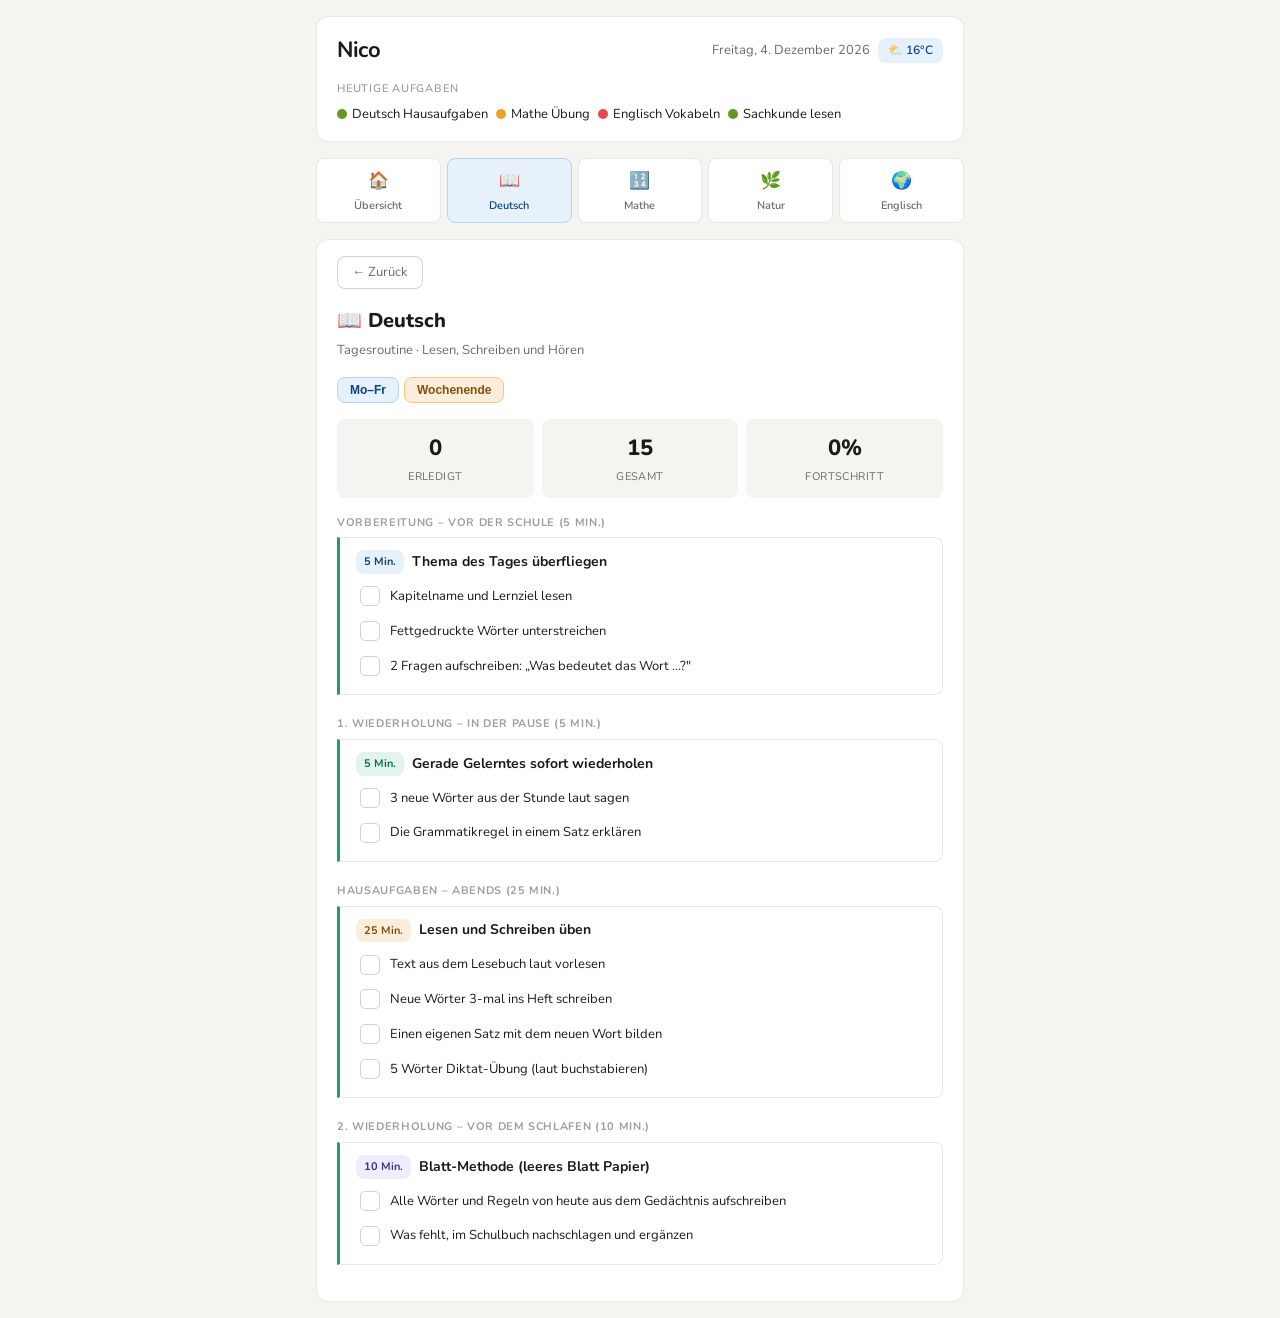
<file: deutsch.html>
<!DOCTYPE html>
<html lang="de">
<head>
  <meta charset="UTF-8">
  <meta name="viewport" content="width=device-width, initial-scale=1.0">
  <title>Nico – Deutsch</title>
  <link rel="preconnect" href="https://fonts.googleapis.com">
  <link href="https://fonts.googleapis.com/css2?family=Nunito:wght@400;600;700;800&display=swap" rel="stylesheet">
  <link rel="stylesheet" href="css/style.css">
</head>
<body data-page="deutsch" data-subject="d">
<div class="app">

  <!-- HEADER -->
  <div class="card header-card">
    <div class="header-top">
      <div class="child-name">Nico</div>
      <div class="date-weather">
        <span id="date-display"></span>
        <span class="weather-tag">⛅ 16°C</span>
      </div>
    </div>
    <div class="todo-label">Heutige Aufgaben</div>
    <div class="todo-row">
      <div class="todo-item"><div class="dot green"></div><span>Deutsch Hausaufgaben</span></div>
      <div class="todo-item"><div class="dot yellow"></div><span>Mathe Übung</span></div>
      <div class="todo-item"><div class="dot red"></div><span>Englisch Vokabeln</span></div>
      <div class="todo-item"><div class="dot green"></div><span>Sachkunde lesen</span></div>
    </div>
  </div>

  <!-- NAV -->
  <nav id="main-nav" class="nav"></nav>

  <!-- SUBJECT PAGE -->
  <div class="card">
    <a href="index.html" class="back-btn">← Zurück</a>
    <div class="sp-title">📖 Deutsch</div>
    <div class="sp-sub">Tagesroutine · Lesen, Schreiben und Hören</div>

    <!-- TABS -->
    <div class="day-tabs">
      <button class="dtab active" data-mode="wd">Mo–Fr</button>
      <button class="dtab weekend" data-mode="we">Wochenende</button>
    </div>

    <!-- PROGRESS -->
    <div class="prog-summary">
      <div class="prog-num"><div class="prog-val" id="prog-done">0</div><div class="prog-lbl">Erledigt</div></div>
      <div class="prog-num"><div class="prog-val" id="prog-total">0</div><div class="prog-lbl">Gesamt</div></div>
      <div class="prog-num"><div class="prog-val" id="prog-pct">0%</div><div class="prog-lbl">Fortschritt</div></div>
    </div>

    <!-- WEEKDAY PANEL -->
    <div id="panel-weekday">
      <div class="routine-section">
        <div class="rs-label">Vorbereitung – vor der Schule (5 Min.)</div>
        <div class="routine-slot accent-deutsch">
          <div class="slot-head">
            <span class="slot-time" style="background:var(--blue-bg);color:var(--blue-text);">5 Min.</span>
            <span class="slot-title">Thema des Tages überfliegen</span>
          </div>
          <div class="task-list">
            <div class="task-item"><div class="chk"></div><span class="task-text">Kapitelname und Lernziel lesen</span></div>
            <div class="task-item"><div class="chk"></div><span class="task-text">Fettgedruckte Wörter unterstreichen</span></div>
            <div class="task-item"><div class="chk"></div><span class="task-text">2 Fragen aufschreiben: „Was bedeutet das Wort …?"</span></div>
          </div>
        </div>
      </div>

      <div class="routine-section">
        <div class="rs-label">1. Wiederholung – in der Pause (5 Min.)</div>
        <div class="routine-slot accent-deutsch">
          <div class="slot-head">
            <span class="slot-time" style="background:var(--green-bg);color:var(--green-text);">5 Min.</span>
            <span class="slot-title">Gerade Gelerntes sofort wiederholen</span>
          </div>
          <div class="task-list">
            <div class="task-item"><div class="chk"></div><span class="task-text">3 neue Wörter aus der Stunde laut sagen</span></div>
            <div class="task-item"><div class="chk"></div><span class="task-text">Die Grammatikregel in einem Satz erklären</span></div>
          </div>
        </div>
      </div>

      <div class="routine-section">
        <div class="rs-label">Hausaufgaben – abends (25 Min.)</div>
        <div class="routine-slot accent-deutsch">
          <div class="slot-head">
            <span class="slot-time" style="background:var(--amber-bg);color:var(--amber-text);">25 Min.</span>
            <span class="slot-title">Lesen und Schreiben üben</span>
          </div>
          <div class="task-list">
            <div class="task-item"><div class="chk"></div><span class="task-text">Text aus dem Lesebuch laut vorlesen</span></div>
            <div class="task-item"><div class="chk"></div><span class="task-text">Neue Wörter 3-mal ins Heft schreiben</span></div>
            <div class="task-item"><div class="chk"></div><span class="task-text">Einen eigenen Satz mit dem neuen Wort bilden</span></div>
            <div class="task-item"><div class="chk"></div><span class="task-text">5 Wörter Diktat-Übung (laut buchstabieren)</span></div>
          </div>
        </div>
      </div>

      <div class="routine-section">
        <div class="rs-label">2. Wiederholung – vor dem Schlafen (10 Min.)</div>
        <div class="routine-slot accent-deutsch">
          <div class="slot-head">
            <span class="slot-time" style="background:var(--purple-bg);color:var(--purple-text);">10 Min.</span>
            <span class="slot-title">Blatt-Methode (leeres Blatt Papier)</span>
          </div>
          <div class="task-list">
            <div class="task-item"><div class="chk"></div><span class="task-text">Alle Wörter und Regeln von heute aus dem Gedächtnis aufschreiben</span></div>
            <div class="task-item"><div class="chk"></div><span class="task-text">Was fehlt, im Schulbuch nachschlagen und ergänzen</span></div>
          </div>
        </div>
      </div>
    </div>

    <!-- WEEKEND PANEL -->
    <div id="panel-weekend" style="display:none;">
      <div class="routine-slot accent-deutsch">
        <div class="slot-head">
          <span class="slot-time" style="background:var(--amber-bg);color:var(--amber-text);">Woche.</span>
          <span class="slot-title">Wochenwiederholung (30 Min.)</span>
        </div>
        <div class="task-list">
          <div class="task-item"><div class="chk"></div><span class="task-text">Alle Wörter der Woche einmal durchlesen</span></div>
          <div class="task-item"><div class="chk"></div><span class="task-text">Wortkarten basteln (Vorderseite: Wort, Rückseite: Bedeutung)</span></div>
          <div class="task-item"><div class="chk"></div><span class="task-text">Eine Zusammenfassung der Grammatikregel schreiben</span></div>
          <div class="task-item"><div class="chk"></div><span class="task-text">10 Minuten in einem Buch oder Bilderbuch lesen</span></div>
        </div>
        <div class="slot-tip">Nicht Neues lernen – das Gelernte richtig festigen!</div>
      </div>
    </div>

  </div>
</div>
<script type="module">
  import { initNav } from './js/nav.js';
  import { initSubjectPage } from './js/subject.js';
  initNav();
  initSubjectPage();
</script>
</body>
</html>
</file>
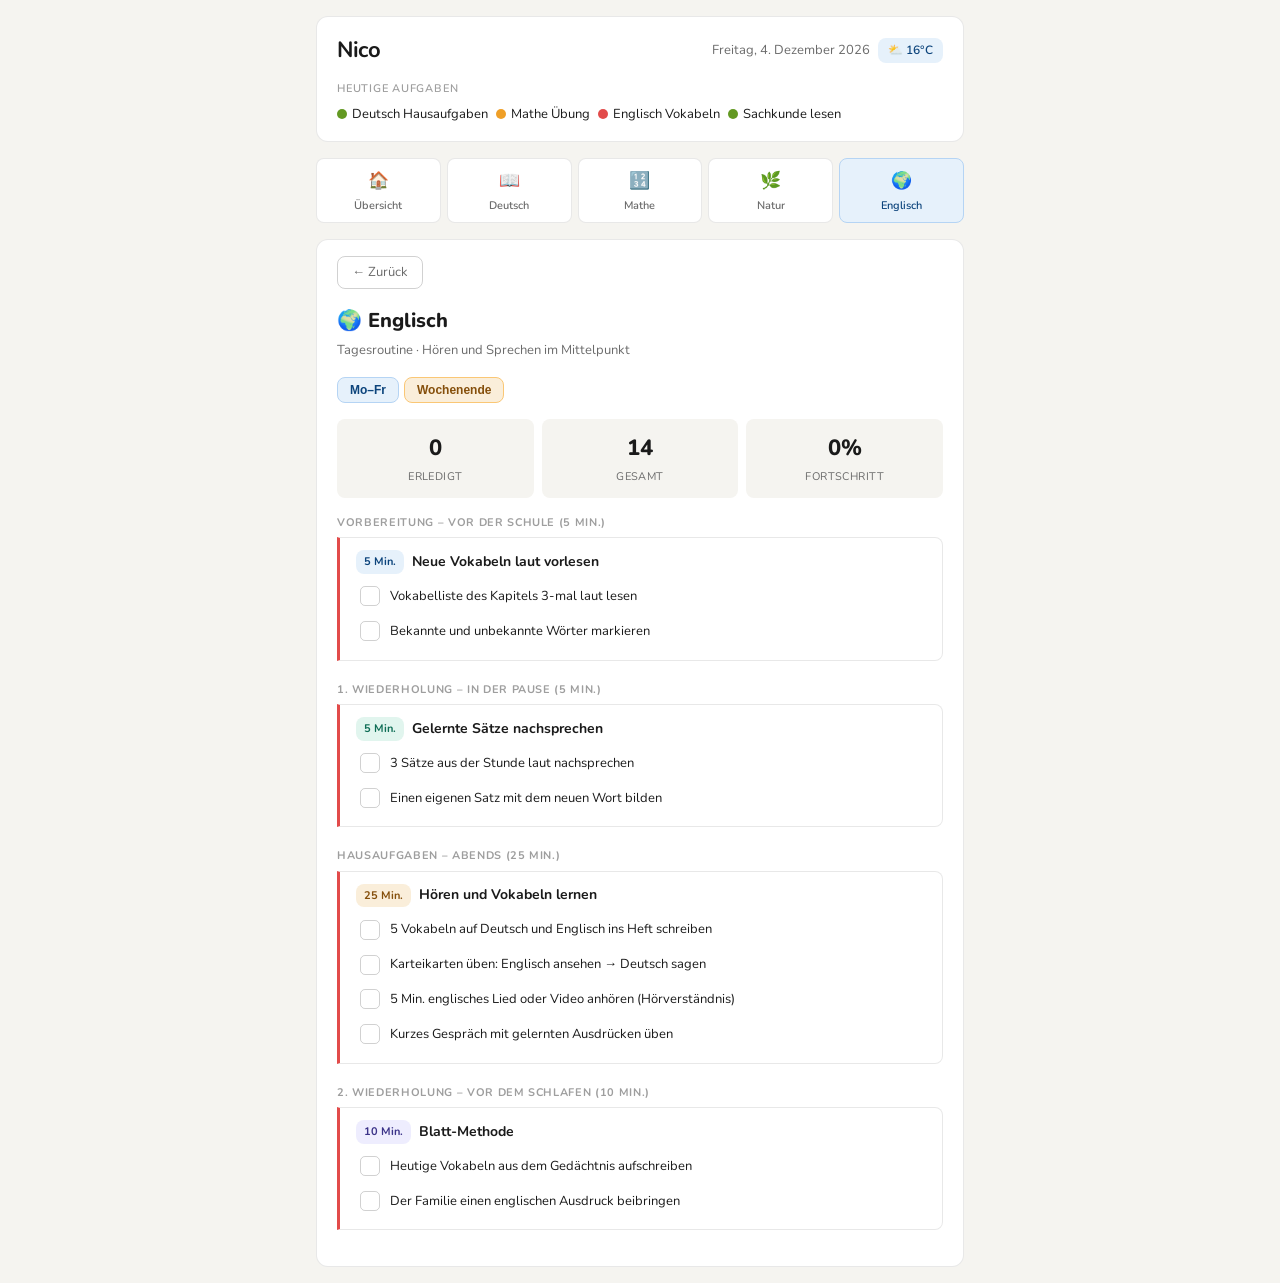
<file: englisch.html>
<!DOCTYPE html>
<html lang="de">
<head>
  <meta charset="UTF-8">
  <meta name="viewport" content="width=device-width, initial-scale=1.0">
  <title>Nico – Englisch</title>
  <link rel="preconnect" href="https://fonts.googleapis.com">
  <link href="https://fonts.googleapis.com/css2?family=Nunito:wght@400;600;700;800&display=swap" rel="stylesheet">
  <link rel="stylesheet" href="css/style.css">
</head>
<body data-page="englisch" data-subject="e">
<div class="app">

  <div class="card header-card">
    <div class="header-top">
      <div class="child-name">Nico</div>
      <div class="date-weather">
        <span id="date-display"></span>
        <span class="weather-tag">⛅ 16°C</span>
      </div>
    </div>
    <div class="todo-label">Heutige Aufgaben</div>
    <div class="todo-row">
      <div class="todo-item"><div class="dot green"></div><span>Deutsch Hausaufgaben</span></div>
      <div class="todo-item"><div class="dot yellow"></div><span>Mathe Übung</span></div>
      <div class="todo-item"><div class="dot red"></div><span>Englisch Vokabeln</span></div>
      <div class="todo-item"><div class="dot green"></div><span>Sachkunde lesen</span></div>
    </div>
  </div>

  <nav id="main-nav" class="nav"></nav>

  <div class="card">
    <a href="index.html" class="back-btn">← Zurück</a>
    <div class="sp-title">🌍 Englisch</div>
    <div class="sp-sub">Tagesroutine · Hören und Sprechen im Mittelpunkt</div>

    <div class="day-tabs">
      <button class="dtab active" data-mode="wd">Mo–Fr</button>
      <button class="dtab weekend" data-mode="we">Wochenende</button>
    </div>

    <div class="prog-summary">
      <div class="prog-num"><div class="prog-val" id="prog-done">0</div><div class="prog-lbl">Erledigt</div></div>
      <div class="prog-num"><div class="prog-val" id="prog-total">0</div><div class="prog-lbl">Gesamt</div></div>
      <div class="prog-num"><div class="prog-val" id="prog-pct">0%</div><div class="prog-lbl">Fortschritt</div></div>
    </div>

    <div id="panel-weekday">
      <div class="routine-section">
        <div class="rs-label">Vorbereitung – vor der Schule (5 Min.)</div>
        <div class="routine-slot accent-englisch">
          <div class="slot-head">
            <span class="slot-time" style="background:var(--blue-bg);color:var(--blue-text);">5 Min.</span>
            <span class="slot-title">Neue Vokabeln laut vorlesen</span>
          </div>
          <div class="task-list">
            <div class="task-item"><div class="chk"></div><span class="task-text">Vokabelliste des Kapitels 3-mal laut lesen</span></div>
            <div class="task-item"><div class="chk"></div><span class="task-text">Bekannte und unbekannte Wörter markieren</span></div>
          </div>
        </div>
      </div>

      <div class="routine-section">
        <div class="rs-label">1. Wiederholung – in der Pause (5 Min.)</div>
        <div class="routine-slot accent-englisch">
          <div class="slot-head">
            <span class="slot-time" style="background:var(--green-bg);color:var(--green-text);">5 Min.</span>
            <span class="slot-title">Gelernte Sätze nachsprechen</span>
          </div>
          <div class="task-list">
            <div class="task-item"><div class="chk"></div><span class="task-text">3 Sätze aus der Stunde laut nachsprechen</span></div>
            <div class="task-item"><div class="chk"></div><span class="task-text">Einen eigenen Satz mit dem neuen Wort bilden</span></div>
          </div>
        </div>
      </div>

      <div class="routine-section">
        <div class="rs-label">Hausaufgaben – abends (25 Min.)</div>
        <div class="routine-slot accent-englisch">
          <div class="slot-head">
            <span class="slot-time" style="background:var(--amber-bg);color:var(--amber-text);">25 Min.</span>
            <span class="slot-title">Hören und Vokabeln lernen</span>
          </div>
          <div class="task-list">
            <div class="task-item"><div class="chk"></div><span class="task-text">5 Vokabeln auf Deutsch und Englisch ins Heft schreiben</span></div>
            <div class="task-item"><div class="chk"></div><span class="task-text">Karteikarten üben: Englisch ansehen → Deutsch sagen</span></div>
            <div class="task-item"><div class="chk"></div><span class="task-text">5 Min. englisches Lied oder Video anhören (Hörverständnis)</span></div>
            <div class="task-item"><div class="chk"></div><span class="task-text">Kurzes Gespräch mit gelernten Ausdrücken üben</span></div>
          </div>
        </div>
      </div>

      <div class="routine-section">
        <div class="rs-label">2. Wiederholung – vor dem Schlafen (10 Min.)</div>
        <div class="routine-slot accent-englisch">
          <div class="slot-head">
            <span class="slot-time" style="background:var(--purple-bg);color:var(--purple-text);">10 Min.</span>
            <span class="slot-title">Blatt-Methode</span>
          </div>
          <div class="task-list">
            <div class="task-item"><div class="chk"></div><span class="task-text">Heutige Vokabeln aus dem Gedächtnis aufschreiben</span></div>
            <div class="task-item"><div class="chk"></div><span class="task-text">Der Familie einen englischen Ausdruck beibringen</span></div>
          </div>
        </div>
      </div>
    </div>

    <div id="panel-weekend" style="display:none;">
      <div class="routine-slot accent-englisch">
        <div class="slot-head">
          <span class="slot-time" style="background:var(--amber-bg);color:var(--amber-text);">Woche.</span>
          <span class="slot-title">Wochenwiederholung (30 Min.) – Intensivtraining</span>
        </div>
        <div class="task-list">
          <div class="task-item"><div class="chk"></div><span class="task-text">Alle Vokabeln der Woche mit Karteikarten testen</span></div>
          <div class="task-item"><div class="chk"></div><span class="task-text">Vergessene Wörter 3-mal schreiben und laut sagen</span></div>
          <div class="task-item"><div class="chk"></div><span class="task-text">10 Min. englisches Bilderbuch oder Hörspiel</span></div>
          <div class="task-item"><div class="chk"></div><span class="task-text">Mini-Gespräch mit der Familie auf Englisch üben</span></div>
        </div>
        <div class="slot-tip">Englisch liegt bei 30% – jetzt ist der beste Moment, um schnell besser zu werden!</div>
      </div>
    </div>
  </div>
</div>
<script type="module">
  import { initNav } from './js/nav.js';
  import { initSubjectPage } from './js/subject.js';
  initNav();
  initSubjectPage();
</script>
</body>
</html>
</file>
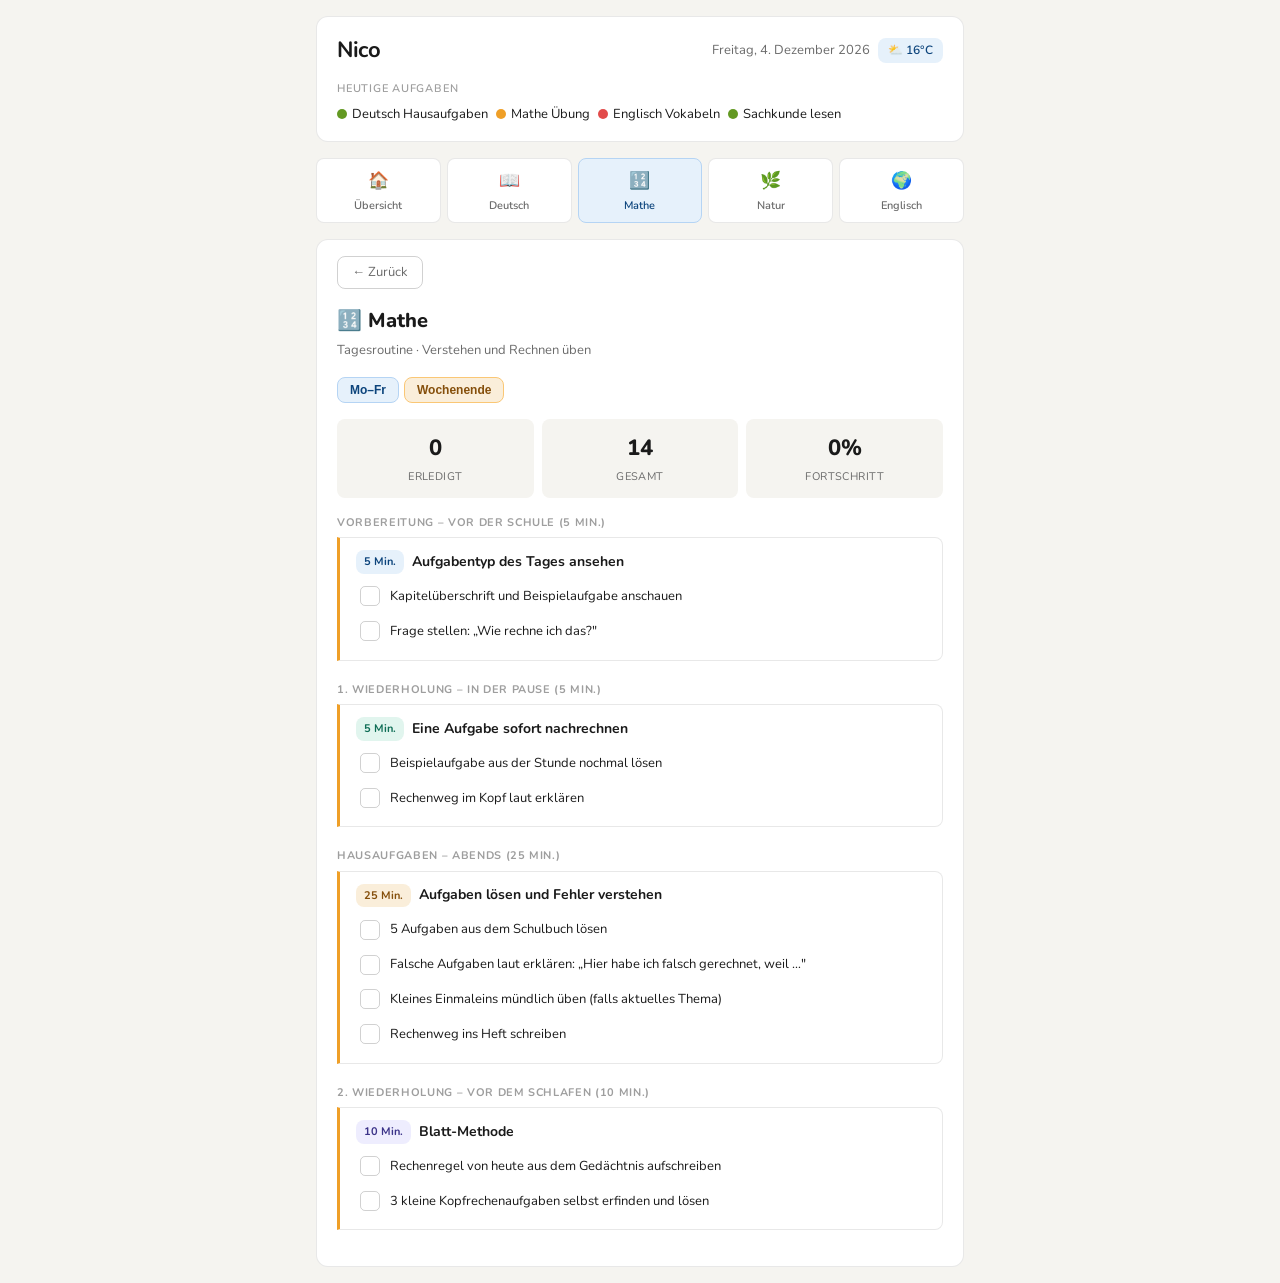
<file: mathe.html>
<!DOCTYPE html>
<html lang="de">
<head>
  <meta charset="UTF-8">
  <meta name="viewport" content="width=device-width, initial-scale=1.0">
  <title>Nico – Mathe</title>
  <link rel="preconnect" href="https://fonts.googleapis.com">
  <link href="https://fonts.googleapis.com/css2?family=Nunito:wght@400;600;700;800&display=swap" rel="stylesheet">
  <link rel="stylesheet" href="css/style.css">
</head>
<body data-page="mathe" data-subject="m">
<div class="app">

  <div class="card header-card">
    <div class="header-top">
      <div class="child-name">Nico</div>
      <div class="date-weather">
        <span id="date-display"></span>
        <span class="weather-tag">⛅ 16°C</span>
      </div>
    </div>
    <div class="todo-label">Heutige Aufgaben</div>
    <div class="todo-row">
      <div class="todo-item"><div class="dot green"></div><span>Deutsch Hausaufgaben</span></div>
      <div class="todo-item"><div class="dot yellow"></div><span>Mathe Übung</span></div>
      <div class="todo-item"><div class="dot red"></div><span>Englisch Vokabeln</span></div>
      <div class="todo-item"><div class="dot green"></div><span>Sachkunde lesen</span></div>
    </div>
  </div>

  <nav id="main-nav" class="nav"></nav>

  <div class="card">
    <a href="index.html" class="back-btn">← Zurück</a>
    <div class="sp-title">🔢 Mathe</div>
    <div class="sp-sub">Tagesroutine · Verstehen und Rechnen üben</div>

    <div class="day-tabs">
      <button class="dtab active" data-mode="wd">Mo–Fr</button>
      <button class="dtab weekend" data-mode="we">Wochenende</button>
    </div>

    <div class="prog-summary">
      <div class="prog-num"><div class="prog-val" id="prog-done">0</div><div class="prog-lbl">Erledigt</div></div>
      <div class="prog-num"><div class="prog-val" id="prog-total">0</div><div class="prog-lbl">Gesamt</div></div>
      <div class="prog-num"><div class="prog-val" id="prog-pct">0%</div><div class="prog-lbl">Fortschritt</div></div>
    </div>

    <div id="panel-weekday">
      <div class="routine-section">
        <div class="rs-label">Vorbereitung – vor der Schule (5 Min.)</div>
        <div class="routine-slot accent-mathe">
          <div class="slot-head">
            <span class="slot-time" style="background:var(--blue-bg);color:var(--blue-text);">5 Min.</span>
            <span class="slot-title">Aufgabentyp des Tages ansehen</span>
          </div>
          <div class="task-list">
            <div class="task-item"><div class="chk"></div><span class="task-text">Kapitelüberschrift und Beispielaufgabe anschauen</span></div>
            <div class="task-item"><div class="chk"></div><span class="task-text">Frage stellen: „Wie rechne ich das?"</span></div>
          </div>
        </div>
      </div>

      <div class="routine-section">
        <div class="rs-label">1. Wiederholung – in der Pause (5 Min.)</div>
        <div class="routine-slot accent-mathe">
          <div class="slot-head">
            <span class="slot-time" style="background:var(--green-bg);color:var(--green-text);">5 Min.</span>
            <span class="slot-title">Eine Aufgabe sofort nachrechnen</span>
          </div>
          <div class="task-list">
            <div class="task-item"><div class="chk"></div><span class="task-text">Beispielaufgabe aus der Stunde nochmal lösen</span></div>
            <div class="task-item"><div class="chk"></div><span class="task-text">Rechenweg im Kopf laut erklären</span></div>
          </div>
        </div>
      </div>

      <div class="routine-section">
        <div class="rs-label">Hausaufgaben – abends (25 Min.)</div>
        <div class="routine-slot accent-mathe">
          <div class="slot-head">
            <span class="slot-time" style="background:var(--amber-bg);color:var(--amber-text);">25 Min.</span>
            <span class="slot-title">Aufgaben lösen und Fehler verstehen</span>
          </div>
          <div class="task-list">
            <div class="task-item"><div class="chk"></div><span class="task-text">5 Aufgaben aus dem Schulbuch lösen</span></div>
            <div class="task-item"><div class="chk"></div><span class="task-text">Falsche Aufgaben laut erklären: „Hier habe ich falsch gerechnet, weil …"</span></div>
            <div class="task-item"><div class="chk"></div><span class="task-text">Kleines Einmaleins mündlich üben (falls aktuelles Thema)</span></div>
            <div class="task-item"><div class="chk"></div><span class="task-text">Rechenweg ins Heft schreiben</span></div>
          </div>
        </div>
      </div>

      <div class="routine-section">
        <div class="rs-label">2. Wiederholung – vor dem Schlafen (10 Min.)</div>
        <div class="routine-slot accent-mathe">
          <div class="slot-head">
            <span class="slot-time" style="background:var(--purple-bg);color:var(--purple-text);">10 Min.</span>
            <span class="slot-title">Blatt-Methode</span>
          </div>
          <div class="task-list">
            <div class="task-item"><div class="chk"></div><span class="task-text">Rechenregel von heute aus dem Gedächtnis aufschreiben</span></div>
            <div class="task-item"><div class="chk"></div><span class="task-text">3 kleine Kopfrechenaufgaben selbst erfinden und lösen</span></div>
          </div>
        </div>
      </div>
    </div>

    <div id="panel-weekend" style="display:none;">
      <div class="routine-slot accent-mathe">
        <div class="slot-head">
          <span class="slot-time" style="background:var(--amber-bg);color:var(--amber-text);">Woche.</span>
          <span class="slot-title">Wochenwiederholung (30 Min.)</span>
        </div>
        <div class="task-list">
          <div class="task-item"><div class="chk"></div><span class="task-text">Alle Aufgabentypen der Woche einmal wiederholen</span></div>
          <div class="task-item"><div class="chk"></div><span class="task-text">Falsche Aufgaben nochmal versuchen</span></div>
          <div class="task-item"><div class="chk"></div><span class="task-text">Einmaleins komplett in 3 Minuten – Stopp-Uhr!</span></div>
          <div class="task-item"><div class="chk"></div><span class="task-text">Mathe im Alltag entdecken (z.B. beim Einkaufen rechnen)</span></div>
        </div>
        <div class="slot-tip">Fehler sind kein Problem – sie zeigen, wo es noch Übung braucht!</div>
      </div>
    </div>
  </div>
</div>
<script type="module">
  import { initNav } from './js/nav.js';
  import { initSubjectPage } from './js/subject.js';
  initNav();
  initSubjectPage();
</script>
</body>
</html>
</file>
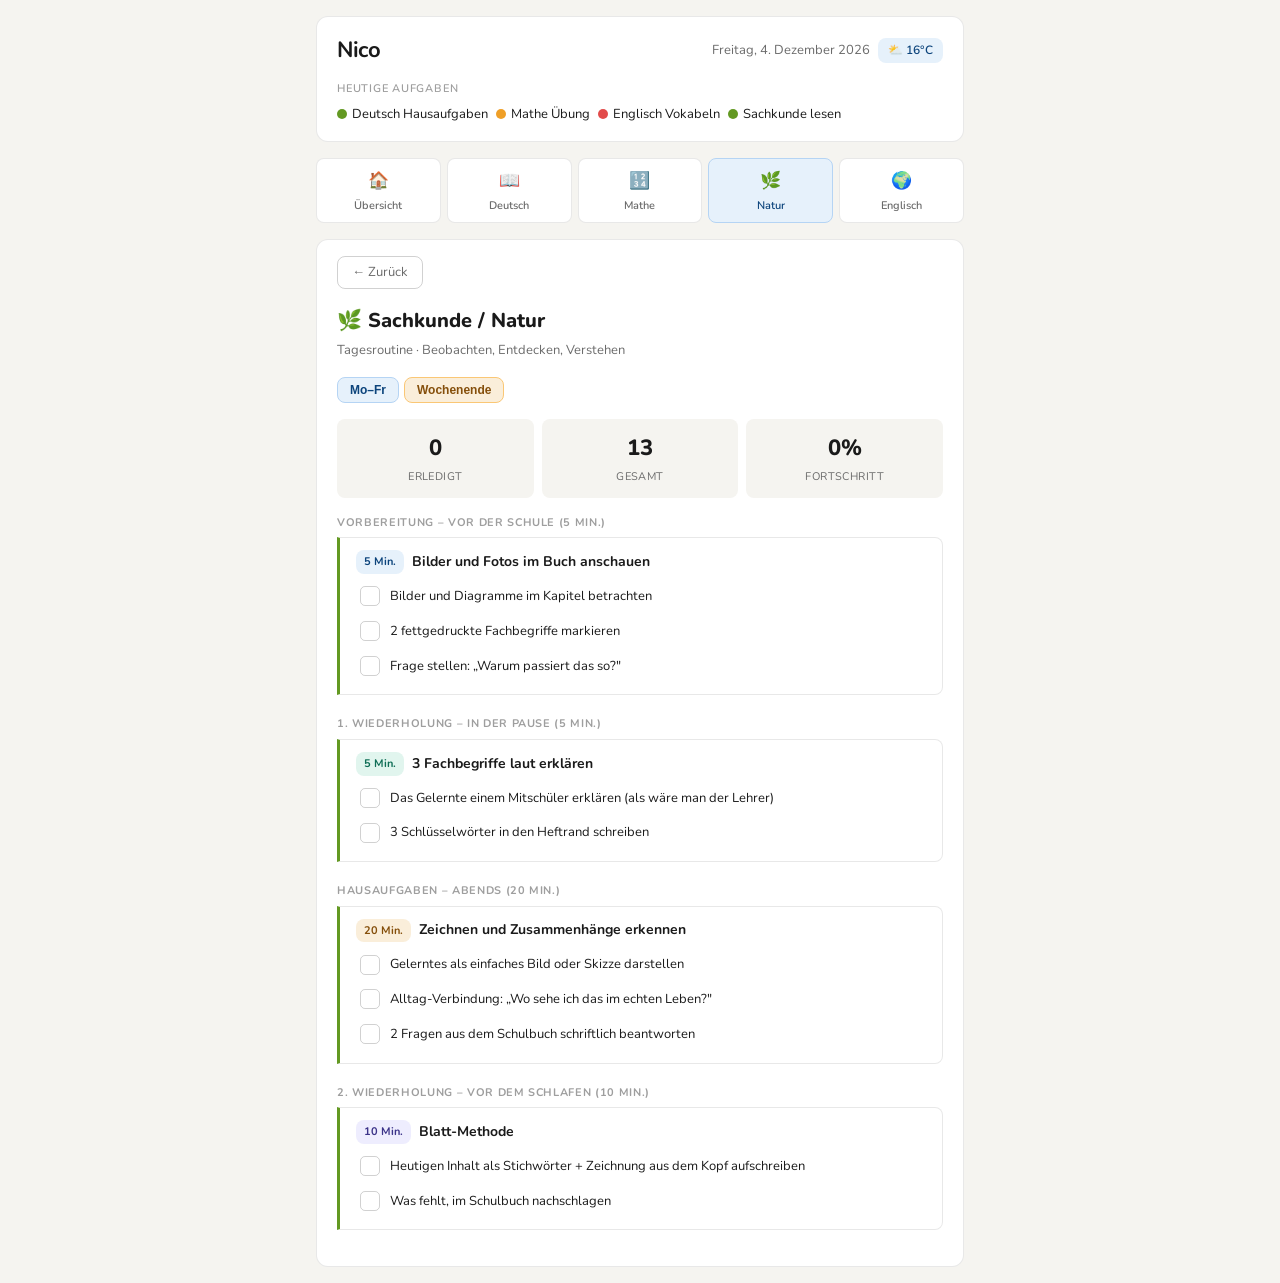
<file: natur.html>
<!DOCTYPE html>
<html lang="de">
<head>
  <meta charset="UTF-8">
  <meta name="viewport" content="width=device-width, initial-scale=1.0">
  <title>Nico – Natur</title>
  <link rel="preconnect" href="https://fonts.googleapis.com">
  <link href="https://fonts.googleapis.com/css2?family=Nunito:wght@400;600;700;800&display=swap" rel="stylesheet">
  <link rel="stylesheet" href="css/style.css">
</head>
<body data-page="natur" data-subject="n">
<div class="app">

  <div class="card header-card">
    <div class="header-top">
      <div class="child-name">Nico</div>
      <div class="date-weather">
        <span id="date-display"></span>
        <span class="weather-tag">⛅ 16°C</span>
      </div>
    </div>
    <div class="todo-label">Heutige Aufgaben</div>
    <div class="todo-row">
      <div class="todo-item"><div class="dot green"></div><span>Deutsch Hausaufgaben</span></div>
      <div class="todo-item"><div class="dot yellow"></div><span>Mathe Übung</span></div>
      <div class="todo-item"><div class="dot red"></div><span>Englisch Vokabeln</span></div>
      <div class="todo-item"><div class="dot green"></div><span>Sachkunde lesen</span></div>
    </div>
  </div>

  <nav id="main-nav" class="nav"></nav>

  <div class="card">
    <a href="index.html" class="back-btn">← Zurück</a>
    <div class="sp-title">🌿 Sachkunde / Natur</div>
    <div class="sp-sub">Tagesroutine · Beobachten, Entdecken, Verstehen</div>

    <div class="day-tabs">
      <button class="dtab active" data-mode="wd">Mo–Fr</button>
      <button class="dtab weekend" data-mode="we">Wochenende</button>
    </div>

    <div class="prog-summary">
      <div class="prog-num"><div class="prog-val" id="prog-done">0</div><div class="prog-lbl">Erledigt</div></div>
      <div class="prog-num"><div class="prog-val" id="prog-total">0</div><div class="prog-lbl">Gesamt</div></div>
      <div class="prog-num"><div class="prog-val" id="prog-pct">0%</div><div class="prog-lbl">Fortschritt</div></div>
    </div>

    <div id="panel-weekday">
      <div class="routine-section">
        <div class="rs-label">Vorbereitung – vor der Schule (5 Min.)</div>
        <div class="routine-slot accent-natur">
          <div class="slot-head">
            <span class="slot-time" style="background:var(--blue-bg);color:var(--blue-text);">5 Min.</span>
            <span class="slot-title">Bilder und Fotos im Buch anschauen</span>
          </div>
          <div class="task-list">
            <div class="task-item"><div class="chk"></div><span class="task-text">Bilder und Diagramme im Kapitel betrachten</span></div>
            <div class="task-item"><div class="chk"></div><span class="task-text">2 fettgedruckte Fachbegriffe markieren</span></div>
            <div class="task-item"><div class="chk"></div><span class="task-text">Frage stellen: „Warum passiert das so?"</span></div>
          </div>
        </div>
      </div>

      <div class="routine-section">
        <div class="rs-label">1. Wiederholung – in der Pause (5 Min.)</div>
        <div class="routine-slot accent-natur">
          <div class="slot-head">
            <span class="slot-time" style="background:var(--green-bg);color:var(--green-text);">5 Min.</span>
            <span class="slot-title">3 Fachbegriffe laut erklären</span>
          </div>
          <div class="task-list">
            <div class="task-item"><div class="chk"></div><span class="task-text">Das Gelernte einem Mitschüler erklären (als wäre man der Lehrer)</span></div>
            <div class="task-item"><div class="chk"></div><span class="task-text">3 Schlüsselwörter in den Heftrand schreiben</span></div>
          </div>
        </div>
      </div>

      <div class="routine-section">
        <div class="rs-label">Hausaufgaben – abends (20 Min.)</div>
        <div class="routine-slot accent-natur">
          <div class="slot-head">
            <span class="slot-time" style="background:var(--amber-bg);color:var(--amber-text);">20 Min.</span>
            <span class="slot-title">Zeichnen und Zusammenhänge erkennen</span>
          </div>
          <div class="task-list">
            <div class="task-item"><div class="chk"></div><span class="task-text">Gelerntes als einfaches Bild oder Skizze darstellen</span></div>
            <div class="task-item"><div class="chk"></div><span class="task-text">Alltag-Verbindung: „Wo sehe ich das im echten Leben?"</span></div>
            <div class="task-item"><div class="chk"></div><span class="task-text">2 Fragen aus dem Schulbuch schriftlich beantworten</span></div>
          </div>
        </div>
      </div>

      <div class="routine-section">
        <div class="rs-label">2. Wiederholung – vor dem Schlafen (10 Min.)</div>
        <div class="routine-slot accent-natur">
          <div class="slot-head">
            <span class="slot-time" style="background:var(--purple-bg);color:var(--purple-text);">10 Min.</span>
            <span class="slot-title">Blatt-Methode</span>
          </div>
          <div class="task-list">
            <div class="task-item"><div class="chk"></div><span class="task-text">Heutigen Inhalt als Stichwörter + Zeichnung aus dem Kopf aufschreiben</span></div>
            <div class="task-item"><div class="chk"></div><span class="task-text">Was fehlt, im Schulbuch nachschlagen</span></div>
          </div>
        </div>
      </div>
    </div>

    <div id="panel-weekend" style="display:none;">
      <div class="routine-slot accent-natur">
        <div class="slot-head">
          <span class="slot-time" style="background:var(--amber-bg);color:var(--amber-text);">Woche.</span>
          <span class="slot-title">Wochenwiederholung (25 Min.)</span>
        </div>
        <div class="task-list">
          <div class="task-item"><div class="chk"></div><span class="task-text">Mindmap zum Thema der Woche zeichnen</span></div>
          <div class="task-item"><div class="chk"></div><span class="task-text">Naturtagebuch: kurze Beobachtung aufschreiben (Wetter, Pflanzen, Tiere)</span></div>
          <div class="task-item"><div class="chk"></div><span class="task-text">Fachbegriffe der Woche der Familie erklären</span></div>
        </div>
        <div class="slot-tip">Draußen beobachten hilft doppelt so gut beim Lernen! Spaziergang als Wiederholung empfohlen.</div>
      </div>
    </div>
  </div>
</div>
<script type="module">
  import { initNav } from './js/nav.js';
  import { initSubjectPage } from './js/subject.js';
  initNav();
  initSubjectPage();
</script>
</body>
</html>
</file>
<file: css/style.css>
/* ===== RESET & BASE ===== */
*, *::before, *::after { box-sizing: border-box; margin: 0; padding: 0; }

:root {
  --bg:       #f5f4f0;
  --surface:  #ffffff;
  --border:   rgba(0,0,0,0.09);
  --border-md:rgba(0,0,0,0.18);
  --text:     #1a1a1a;
  --muted:    #6b6b6b;
  --hint:     #9e9e9e;

  --blue-bg:  #E6F1FB; --blue-text: #0C447C; --blue-border: #B5D4F4;
  --green-bg: #E1F5EE; --green-text:#0F6E56;
  --amber-bg: #FAEEDA; --amber-text:#854F0B; --amber-border:#FAC775;
  --purple-bg:#EEEDFE; --purple-text:#3C3489;
  --red-bg:   #FCEBEB; --red-text:  #A32D2D;
  --lime-bg:  #EAF3DE; --lime-text: #3B6D11;

  --c-deutsch: #1D9E75;
  --c-mathe:   #EF9F27;
  --c-natur:   #639922;
  --c-englisch:#E24B4A;

  --r-md: 8px;
  --r-lg: 12px;
  --r-xl: 16px;
}

@media (prefers-color-scheme: dark) {
  :root {
    --bg:      #111110;
    --surface: #1c1c1a;
    --border:  rgba(255,255,255,0.09);
    --border-md:rgba(255,255,255,0.18);
    --text:    #f0ede8;
    --muted:   #9a9790;
    --hint:    #6b6864;
    --blue-bg: #0c2a45; --blue-text:#85B7EB; --blue-border:#185FA5;
    --green-bg:#062e1e; --green-text:#5DCAA5;
    --amber-bg:#2e1e04; --amber-text:#FAC775; --amber-border:#633806;
    --purple-bg:#1a1840; --purple-text:#AFA9EC;
    --red-bg:  #2e0e0e; --red-text:#F09595;
    --lime-bg: #182808; --lime-text:#97C459;
  }
}

body {
  font-family: 'Nunito', 'Segoe UI', sans-serif;
  background: var(--bg);
  color: var(--text);
  min-height: 100vh;
  font-size: 15px;
  line-height: 1.6;
}

.app {
  max-width: 680px;
  margin: 0 auto;
  padding: 1rem;
}

/* ===== CARD ===== */
.card {
  background: var(--surface);
  border: 0.5px solid var(--border);
  border-radius: var(--r-lg);
  padding: 1rem 1.25rem;
}

/* ===== HEADER ===== */
.header-card {
  margin-bottom: 1rem;
}
.header-top {
  display: flex;
  justify-content: space-between;
  align-items: center;
  margin-bottom: .75rem;
}
.child-name {
  font-size: 22px;
  font-weight: 700;
  letter-spacing: -.3px;
}
.date-weather {
  display: flex;
  gap: 8px;
  align-items: center;
  font-size: 13px;
  color: var(--muted);
}
.weather-tag {
  background: var(--blue-bg);
  color: var(--blue-text);
  font-size: 12px;
  padding: 3px 10px;
  border-radius: var(--r-md);
  font-weight: 600;
}
.todo-label {
  font-size: 11px;
  color: var(--hint);
  text-transform: uppercase;
  letter-spacing: .07em;
  font-weight: 600;
  margin-bottom: 6px;
}
.todo-row {
  display: flex;
  gap: 8px;
  flex-wrap: wrap;
}
.todo-item {
  display: flex;
  align-items: center;
  gap: 5px;
  font-size: 13px;
}
.dot {
  width: 10px; height: 10px;
  border-radius: 50%;
  flex-shrink: 0;
}
.dot.green  { background: var(--c-natur); }
.dot.yellow { background: var(--c-mathe); }
.dot.red    { background: var(--c-englisch); }

/* ===== NAV ===== */
.nav {
  display: grid;
  grid-template-columns: repeat(5, 1fr);
  gap: 6px;
  margin-bottom: 1rem;
}
.nav-btn {
  background: var(--surface);
  border: 0.5px solid var(--border);
  border-radius: var(--r-md);
  padding: 8px 4px;
  font-size: 11px;
  font-weight: 600;
  color: var(--muted);
  cursor: pointer;
  text-align: center;
  display: flex;
  flex-direction: column;
  align-items: center;
  gap: 3px;
  text-decoration: none;
  transition: background .12s;
}
.nav-btn:hover { background: var(--bg); color: var(--text); }
.nav-btn.active {
  background: var(--blue-bg);
  color: var(--blue-text);
  border-color: var(--blue-border);
}
.nav-icon { font-size: 17px; }

/* ===== CALENDAR ===== */
.cal-nav {
  display: flex;
  justify-content: space-between;
  align-items: center;
  margin-bottom: 1rem;
}
.cal-nav button {
  background: none;
  border: 0.5px solid var(--border-md);
  border-radius: var(--r-md);
  padding: 4px 14px;
  font-size: 14px;
  cursor: pointer;
  color: var(--muted);
  transition: background .1s;
}
.cal-nav button:hover { background: var(--bg); }
.cal-month { font-size: 16px; font-weight: 700; }
.cal-grid {
  display: grid;
  grid-template-columns: repeat(7, 1fr);
  gap: 3px;
}
.cal-dow {
  font-size: 11px;
  color: var(--hint);
  text-align: center;
  padding: 4px 0;
  font-weight: 700;
  text-transform: uppercase;
  letter-spacing: .04em;
}
.cal-dow.sat { color: var(--blue-text); }
.cal-dow.sun { color: var(--c-englisch); }
.cal-day {
  min-height: 46px;
  border-radius: var(--r-md);
  padding: 5px 3px 3px;
  cursor: pointer;
  display: flex;
  flex-direction: column;
  align-items: center;
  gap: 3px;
  transition: background .1s;
}
.cal-day:hover { background: var(--bg); }
.cal-day.empty { pointer-events: none; }
.cal-day.today { background: var(--blue-bg); }
.cal-day.selected { background: var(--blue-border); }
.cal-day.sat .day-num { color: var(--blue-text); }
.cal-day.sun .day-num { color: var(--c-englisch); }
.cal-day.other-month .day-num { color: var(--hint); }
.day-num {
  font-size: 13px;
  font-weight: 500;
  line-height: 1;
}
.cal-day.today .day-num { font-weight: 800; color: var(--blue-text); }
.dots-row {
  display: flex;
  gap: 2px;
  flex-wrap: wrap;
  justify-content: center;
}
.cdot { width: 5px; height: 5px; border-radius: 50%; }

/* ===== DAY DETAIL ===== */
.day-detail {
  margin-top: 10px;
  margin-bottom: 10px;
  display: none;
}
.dd-title {
  font-size: 15px;
  font-weight: 700;
  margin-bottom: .75rem;
}
.dd-empty {
  font-size: 13px;
  color: var(--muted);
  padding: .25rem 0;
}
.dd-subject { margin-bottom: .75rem; }
.dd-subj-head {
  display: flex;
  align-items: center;
  gap: 8px;
  margin-bottom: 5px;
}
.dd-subj-title { font-size: 14px; font-weight: 700; }
.dd-badge {
  font-size: 11px;
  padding: 2px 8px;
  border-radius: var(--r-md);
  font-weight: 600;
}
.dd-task {
  display: flex;
  align-items: center;
  gap: 7px;
  padding: 3px 0;
  font-size: 13px;
  color: var(--muted);
}
.dd-chk {
  width: 14px; height: 14px;
  border-radius: 3px;
  flex-shrink: 0;
  display: flex;
  align-items: center;
  justify-content: center;
  font-size: 9px;
}
.dd-chk.done { background: var(--c-natur); color: #fff; }
.dd-chk.open { border: 1.5px solid var(--border-md); }

/* ===== OVERVIEW GRID ===== */
.overview-grid {
  display: grid;
  grid-template-columns: repeat(2, minmax(0, 1fr));
  gap: 10px;
  margin-top: 10px;
}
.ov-card {
  background: var(--surface);
  border: 0.5px solid var(--border);
  border-radius: var(--r-lg);
  padding: 1rem 1.25rem;
  cursor: pointer;
  text-decoration: none;
  display: block;
  transition: background .12s;
}
.ov-card:hover { background: var(--bg); }
.ov-head {
  display: flex;
  justify-content: space-between;
  align-items: center;
  margin-bottom: 8px;
}
.ov-title { font-size: 14px; font-weight: 700; color: var(--text); }
.ov-badge {
  font-size: 11px;
  padding: 2px 8px;
  border-radius: var(--r-md);
  font-weight: 600;
}
.pbar-bg {
  background: var(--bg);
  border-radius: 99px;
  height: 7px;
  overflow: hidden;
  margin-bottom: 5px;
}
.pbar { height: 100%; border-radius: 99px; transition: width .3s ease; }
.ov-stat {
  display: flex;
  justify-content: space-between;
  font-size: 12px;
  color: var(--muted);
}

/* ===== SUBJECT PAGE ===== */
.back-btn {
  display: inline-flex;
  align-items: center;
  gap: 5px;
  background: none;
  border: 0.5px solid var(--border-md);
  border-radius: var(--r-md);
  padding: 5px 14px;
  font-size: 13px;
  cursor: pointer;
  color: var(--muted);
  margin-bottom: 1rem;
  text-decoration: none;
  transition: background .1s;
}
.back-btn:hover { background: var(--bg); }
.sp-title { font-size: 20px; font-weight: 800; margin-bottom: 3px; }
.sp-sub { font-size: 13px; color: var(--muted); margin-bottom: 1rem; }

/* ===== DAY TABS ===== */
.day-tabs {
  display: flex;
  gap: 5px;
  margin-bottom: 1rem;
  flex-wrap: wrap;
}
.dtab {
  font-size: 12px;
  padding: 5px 12px;
  border-radius: var(--r-md);
  border: 0.5px solid var(--border);
  cursor: pointer;
  background: var(--surface);
  color: var(--muted);
  font-weight: 600;
  transition: all .1s;
}
.dtab:hover { background: var(--bg); }
.dtab.active { background: var(--blue-bg); color: var(--blue-text); border-color: var(--blue-border); }
.dtab.weekend { background: var(--amber-bg); color: var(--amber-text); border-color: var(--amber-border); }

/* ===== PROGRESS SUMMARY ===== */
.prog-summary {
  display: grid;
  grid-template-columns: repeat(3, 1fr);
  gap: 8px;
  margin-bottom: 1rem;
}
.prog-num {
  background: var(--bg);
  border-radius: var(--r-md);
  padding: .75rem;
  text-align: center;
}
.prog-val { font-size: 22px; font-weight: 800; }
.prog-lbl { font-size: 11px; color: var(--muted); margin-top: 2px; text-transform: uppercase; letter-spacing: .04em; }

/* ===== ROUTINE SECTION ===== */
.routine-section { margin-bottom: 1.25rem; }
.rs-label {
  font-size: 11px;
  font-weight: 700;
  text-transform: uppercase;
  letter-spacing: .06em;
  color: var(--hint);
  margin-bottom: 6px;
}
.routine-slot {
  border: 0.5px solid var(--border);
  border-radius: var(--r-md);
  padding: .75rem 1rem;
  margin-bottom: 6px;
}
.slot-head {
  display: flex;
  align-items: center;
  gap: 8px;
  margin-bottom: 6px;
}
.slot-time {
  font-size: 11px;
  padding: 3px 8px;
  border-radius: var(--r-md);
  font-weight: 700;
}
.slot-title { font-size: 14px; font-weight: 700; }
.task-list {
  display: flex;
  flex-direction: column;
  gap: 2px;
}
.task-item {
  display: flex;
  align-items: center;
  gap: 10px;
  padding: 6px 4px;
  border-radius: var(--r-md);
  cursor: pointer;
  transition: background .1s;
}
.task-item:hover { background: var(--bg); }
.chk {
  width: 20px; height: 20px;
  border-radius: 5px;
  border: 1.5px solid var(--border-md);
  flex-shrink: 0;
  display: flex;
  align-items: center;
  justify-content: center;
  font-size: 11px;
  transition: all .12s;
  cursor: pointer;
}
.chk.done { background: var(--c-natur); border-color: var(--c-natur); color: #fff; }
.task-text { font-size: 13px; transition: color .1s; }
.task-text.done { color: var(--hint); text-decoration: line-through; }
.slot-tip {
  font-size: 12px;
  color: var(--muted);
  margin-top: 6px;
  padding-top: 6px;
  border-top: 0.5px solid var(--border);
  font-style: italic;
}

/* ===== SUBJECT COLOR ACCENTS ===== */
.accent-deutsch { border-left: 3px solid var(--c-deutsch); border-radius: 0 var(--r-md) var(--r-md) 0; }
.accent-mathe   { border-left: 3px solid var(--c-mathe);   border-radius: 0 var(--r-md) var(--r-md) 0; }
.accent-natur   { border-left: 3px solid var(--c-natur);   border-radius: 0 var(--r-md) var(--r-md) 0; }
.accent-englisch{ border-left: 3px solid var(--c-englisch);border-radius: 0 var(--r-md) var(--r-md) 0; }

/* ===== RESPONSIVE ===== */
@media (max-width: 480px) {
  .app { padding: .75rem; }
  .overview-grid { grid-template-columns: 1fr; }
  .nav-btn { font-size: 10px; }
}
</file>
